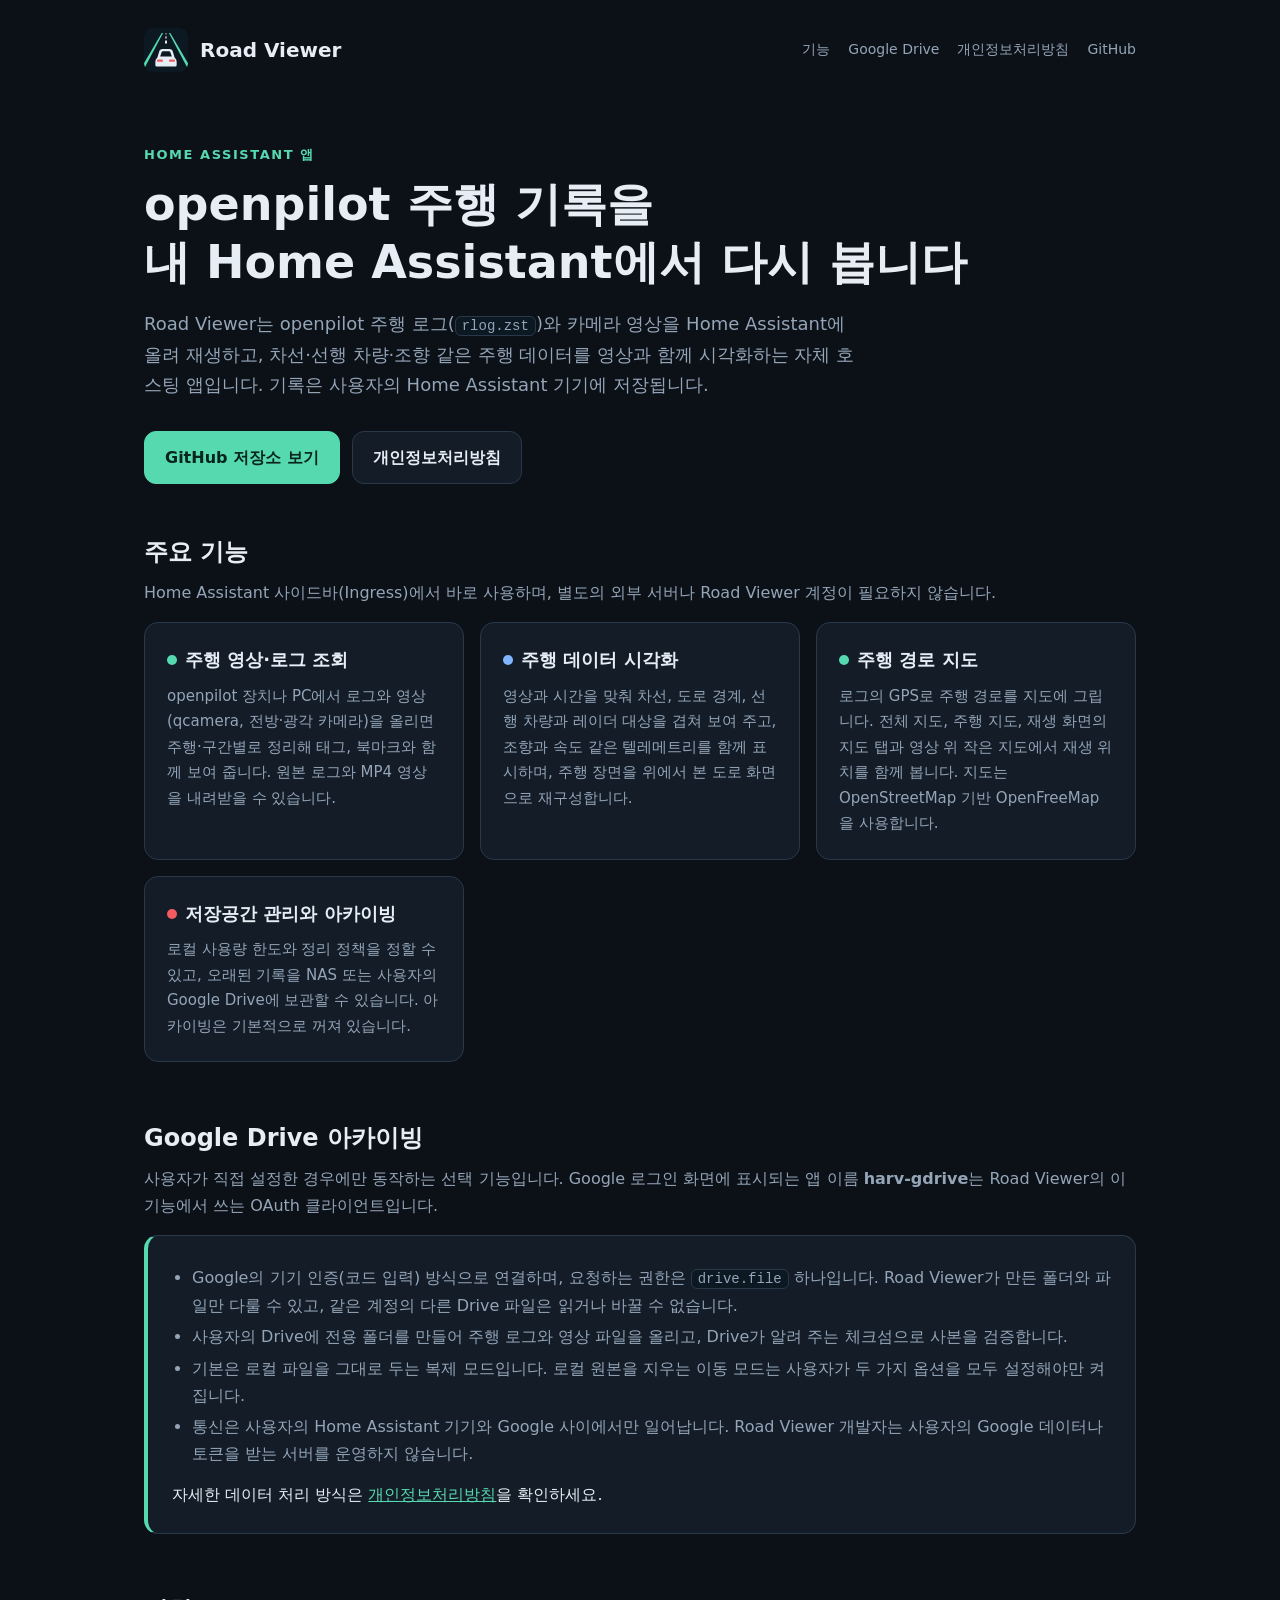
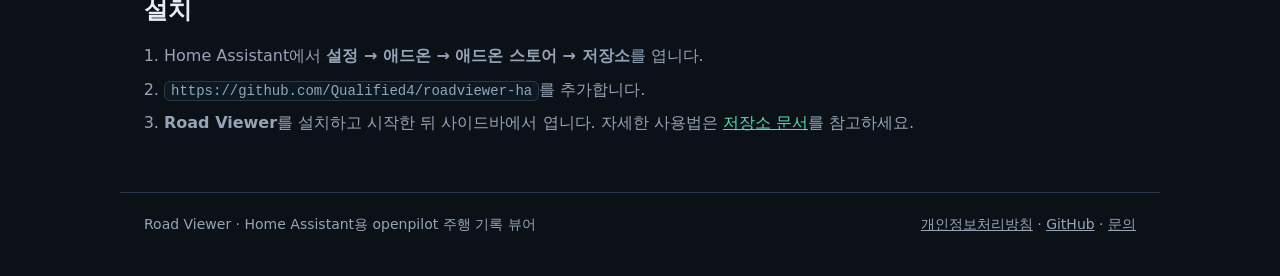
<file: docs/index.html>
<!doctype html>
<html lang="ko">
<head>
<meta charset="utf-8">
<meta name="viewport" content="width=device-width,initial-scale=1">
<title>Road Viewer — Home Assistant용 openpilot 주행 기록 뷰어</title>
<meta name="description" content="Road Viewer는 Home Assistant에서 openpilot 주행 영상과 로그를 조회하고 주행 데이터를 시각화하며, 선택적으로 Google Drive에 보관하는 자체 호스팅 앱입니다.">
<link rel="icon" href="data:image/svg+xml,%3Csvg xmlns='http://www.w3.org/2000/svg' viewBox='0 0 256 256'%3E%3Crect width='256' height='256' rx='52' fill='%230c1822'/%3E%3Cpath d='M0 205 103 29h8L0 239Zm256 0L153 29h-8l111 210Z' fill='%2357d9b0'/%3E%3Cpath d='m78 171 10-33q4-16 20-16h40q16 0 20 16l10 33q12 10 12 24v21q0 8-8 8H74q-8 0-8-8v-21q0-14 12-24Z' fill='%23e6edf5'/%3E%3C/svg%3E">
<style>
:root{color-scheme:dark;--bg:#0c1118;--panel:#131c27;--text:#e6edf5;--muted:#94a5b8;--line:#29394a;--lane:#57d9b0;--edge:#f45b60;--lead:#81b5ff}
*{box-sizing:border-box}
body{margin:0;background:var(--bg);color:var(--text);font:16px/1.7 system-ui,-apple-system,"Segoe UI","Apple SD Gothic Neo","Malgun Gothic",sans-serif}
a{color:var(--lane)}
main,header,footer{max-width:1040px;margin:auto;padding:0 24px}
header{display:flex;align-items:center;justify-content:space-between;flex-wrap:wrap;gap:16px;padding-top:28px}
.brand{display:flex;align-items:center;gap:12px;color:var(--text);text-decoration:none;font-weight:700;font-size:20px}
.brand svg{width:44px;height:44px;flex-shrink:0}
nav{display:flex;flex-wrap:wrap;gap:18px;font-size:14px}
nav a{color:var(--muted);text-decoration:none}
nav a:hover{color:var(--text)}
.hero{padding:72px 0 48px}
.eyebrow{color:var(--lane);font-size:13px;font-weight:700;letter-spacing:.12em}
h1{font-size:clamp(30px,5vw,46px);line-height:1.25;margin:10px 0 18px}
.lead{color:var(--muted);font-size:18px;max-width:720px;margin:0}
.actions{display:flex;flex-wrap:wrap;gap:12px;margin-top:30px}
.button{display:inline-block;padding:12px 20px;border-radius:12px;text-decoration:none;font-weight:600;border:1px solid var(--line);color:var(--text);background:var(--panel)}
.button.primary{background:var(--lane);border-color:var(--lane);color:#08251d}
.grid{display:grid;grid-template-columns:repeat(auto-fit,minmax(280px,1fr));gap:16px;margin:16px 0 56px}
.card{background:var(--panel);border:1px solid var(--line);border-radius:14px;padding:22px}
.card h3{margin:0 0 8px;font-size:18px}
.card p{margin:0;color:var(--muted);font-size:15px}
.dot{display:inline-block;width:10px;height:10px;border-radius:50%;margin-right:8px;vertical-align:1px}
section h2{font-size:24px;margin:0 0 6px}
section>p{color:var(--muted);margin:0 0 4px}
.drive{background:var(--panel);border:1px solid var(--line);border-left:4px solid var(--lane);border-radius:14px;padding:24px;margin:16px 0 56px}
.drive ul{margin:0;padding-left:20px;color:var(--muted)}
.drive li{margin:4px 0}
.drive p{margin:14px 0 0}
code{background:#0c1822;border:1px solid var(--line);border-radius:6px;padding:1px 6px;font-size:14px}
ol.steps{color:var(--muted);padding-left:20px;margin:12px 0 56px}
ol.steps li{margin:6px 0}
footer{border-top:1px solid var(--line);padding-top:20px;padding-bottom:40px;color:var(--muted);font-size:14px;display:flex;flex-wrap:wrap;gap:8px 20px;justify-content:space-between}
footer a{color:var(--muted)}
</style>
</head>
<body>
<header>
 <a class="brand" href="./">
  <svg viewBox="0 0 256 256" aria-hidden="true"><defs><clipPath id="tile"><rect width="256" height="256" rx="52"/></clipPath></defs><g clip-path="url(#tile)"><rect width="256" height="256" fill="#0c1822"/><path d="M0 205 103 29h8L0 239Zm256 0L153 29h-8l111 210Z" fill="#57d9b0"/><path d="m126 29-.5 9h5l-.5-9Zm-1 19-1 13h8l-1-13Zm-2 25-1 17h12l-1-17Z" fill="#e6edf5"/><path d="m78 171 10-33q4-16 20-16h40q16 0 20 16l10 33q12 10 12 24v21q0 8-8 8H74q-8 0-8-8v-21q0-14 12-24Z" fill="#e6edf5"/><path d="m94 166 9-26q2-5 7-5h36q5 0 7 5l9 26Z" fill="#0c1822"/><rect x="76" y="183" width="34" height="14" rx="5" fill="#f45b60"/><rect x="146" y="183" width="34" height="14" rx="5" fill="#f45b60"/></g></svg>
  Road Viewer
 </a>
 <nav aria-label="주요 링크"><a href="#features">기능</a><a href="#google-drive">Google Drive</a><a href="privacy.html">개인정보처리방침</a><a href="https://github.com/Qualified4/roadviewer-ha">GitHub</a></nav>
</header>
<main>
 <section class="hero">
  <div class="eyebrow">HOME ASSISTANT 앱</div>
  <h1>openpilot 주행 기록을<br>내 Home Assistant에서 다시 봅니다</h1>
  <p class="lead">Road Viewer는 openpilot 주행 로그(<code>rlog.zst</code>)와 카메라 영상을 Home Assistant에 올려 재생하고, 차선·선행 차량·조향 같은 주행 데이터를 영상과 함께 시각화하는 자체 호스팅 앱입니다. 기록은 사용자의 Home Assistant 기기에 저장됩니다.</p>
  <div class="actions"><a class="button primary" href="https://github.com/Qualified4/roadviewer-ha">GitHub 저장소 보기</a><a class="button" href="privacy.html">개인정보처리방침</a></div>
 </section>

 <section id="features">
  <h2>주요 기능</h2>
  <p>Home Assistant 사이드바(Ingress)에서 바로 사용하며, 별도의 외부 서버나 Road Viewer 계정이 필요하지 않습니다.</p>
  <div class="grid">
   <article class="card"><h3><span class="dot" style="background:var(--lane)"></span>주행 영상·로그 조회</h3><p>openpilot 장치나 PC에서 로그와 영상(qcamera, 전방·광각 카메라)을 올리면 주행·구간별로 정리해 태그, 북마크와 함께 보여 줍니다. 원본 로그와 MP4 영상을 내려받을 수 있습니다.</p></article>
   <article class="card"><h3><span class="dot" style="background:var(--lead)"></span>주행 데이터 시각화</h3><p>영상과 시간을 맞춰 차선, 도로 경계, 선행 차량과 레이더 대상을 겹쳐 보여 주고, 조향과 속도 같은 텔레메트리를 함께 표시하며, 주행 장면을 위에서 본 도로 화면으로 재구성합니다.</p></article>
   <article class="card"><h3><span class="dot" style="background:var(--lane)"></span>주행 경로 지도</h3><p>로그의 GPS로 주행 경로를 지도에 그립니다. 전체 지도, 주행 지도, 재생 화면의 지도 탭과 영상 위 작은 지도에서 재생 위치를 함께 봅니다. 지도는 OpenStreetMap 기반 OpenFreeMap을 사용합니다.</p></article>
   <article class="card"><h3><span class="dot" style="background:var(--edge)"></span>저장공간 관리와 아카이빙</h3><p>로컬 사용량 한도와 정리 정책을 정할 수 있고, 오래된 기록을 NAS 또는 사용자의 Google Drive에 보관할 수 있습니다. 아카이빙은 기본적으로 꺼져 있습니다.</p></article>
  </div>
 </section>

 <section id="google-drive">
  <h2>Google Drive 아카이빙</h2>
  <p>사용자가 직접 설정한 경우에만 동작하는 선택 기능입니다. Google 로그인 화면에 표시되는 앱 이름 <strong>harv-gdrive</strong>는 Road Viewer의 이 기능에서 쓰는 OAuth 클라이언트입니다.</p>
  <div class="drive">
   <ul>
    <li>Google의 기기 인증(코드 입력) 방식으로 연결하며, 요청하는 권한은 <code>drive.file</code> 하나입니다. Road Viewer가 만든 폴더와 파일만 다룰 수 있고, 같은 계정의 다른 Drive 파일은 읽거나 바꿀 수 없습니다.</li>
    <li>사용자의 Drive에 전용 폴더를 만들어 주행 로그와 영상 파일을 올리고, Drive가 알려 주는 체크섬으로 사본을 검증합니다.</li>
    <li>기본은 로컬 파일을 그대로 두는 복제 모드입니다. 로컬 원본을 지우는 이동 모드는 사용자가 두 가지 옵션을 모두 설정해야만 켜집니다.</li>
    <li>통신은 사용자의 Home Assistant 기기와 Google 사이에서만 일어납니다. Road Viewer 개발자는 사용자의 Google 데이터나 토큰을 받는 서버를 운영하지 않습니다.</li>
   </ul>
   <p>자세한 데이터 처리 방식은 <a href="privacy.html">개인정보처리방침</a>을 확인하세요.</p>
  </div>
 </section>

 <section id="install">
  <h2>설치</h2>
  <ol class="steps">
   <li>Home Assistant에서 <strong>설정 → 애드온 → 애드온 스토어 → 저장소</strong>를 엽니다.</li>
   <li><code>https://github.com/Qualified4/roadviewer-ha</code>를 추가합니다.</li>
   <li><strong>Road Viewer</strong>를 설치하고 시작한 뒤 사이드바에서 엽니다. 자세한 사용법은 <a href="https://github.com/Qualified4/roadviewer-ha">저장소 문서</a>를 참고하세요.</li>
  </ol>
 </section>
</main>
<footer>
 <span>Road Viewer · Home Assistant용 openpilot 주행 기록 뷰어</span>
 <span><a href="privacy.html">개인정보처리방침</a> · <a href="https://github.com/Qualified4/roadviewer-ha">GitHub</a> · <a href="https://github.com/Qualified4/roadviewer-ha/issues">문의</a></span>
</footer>
</body>
</html>
</file>
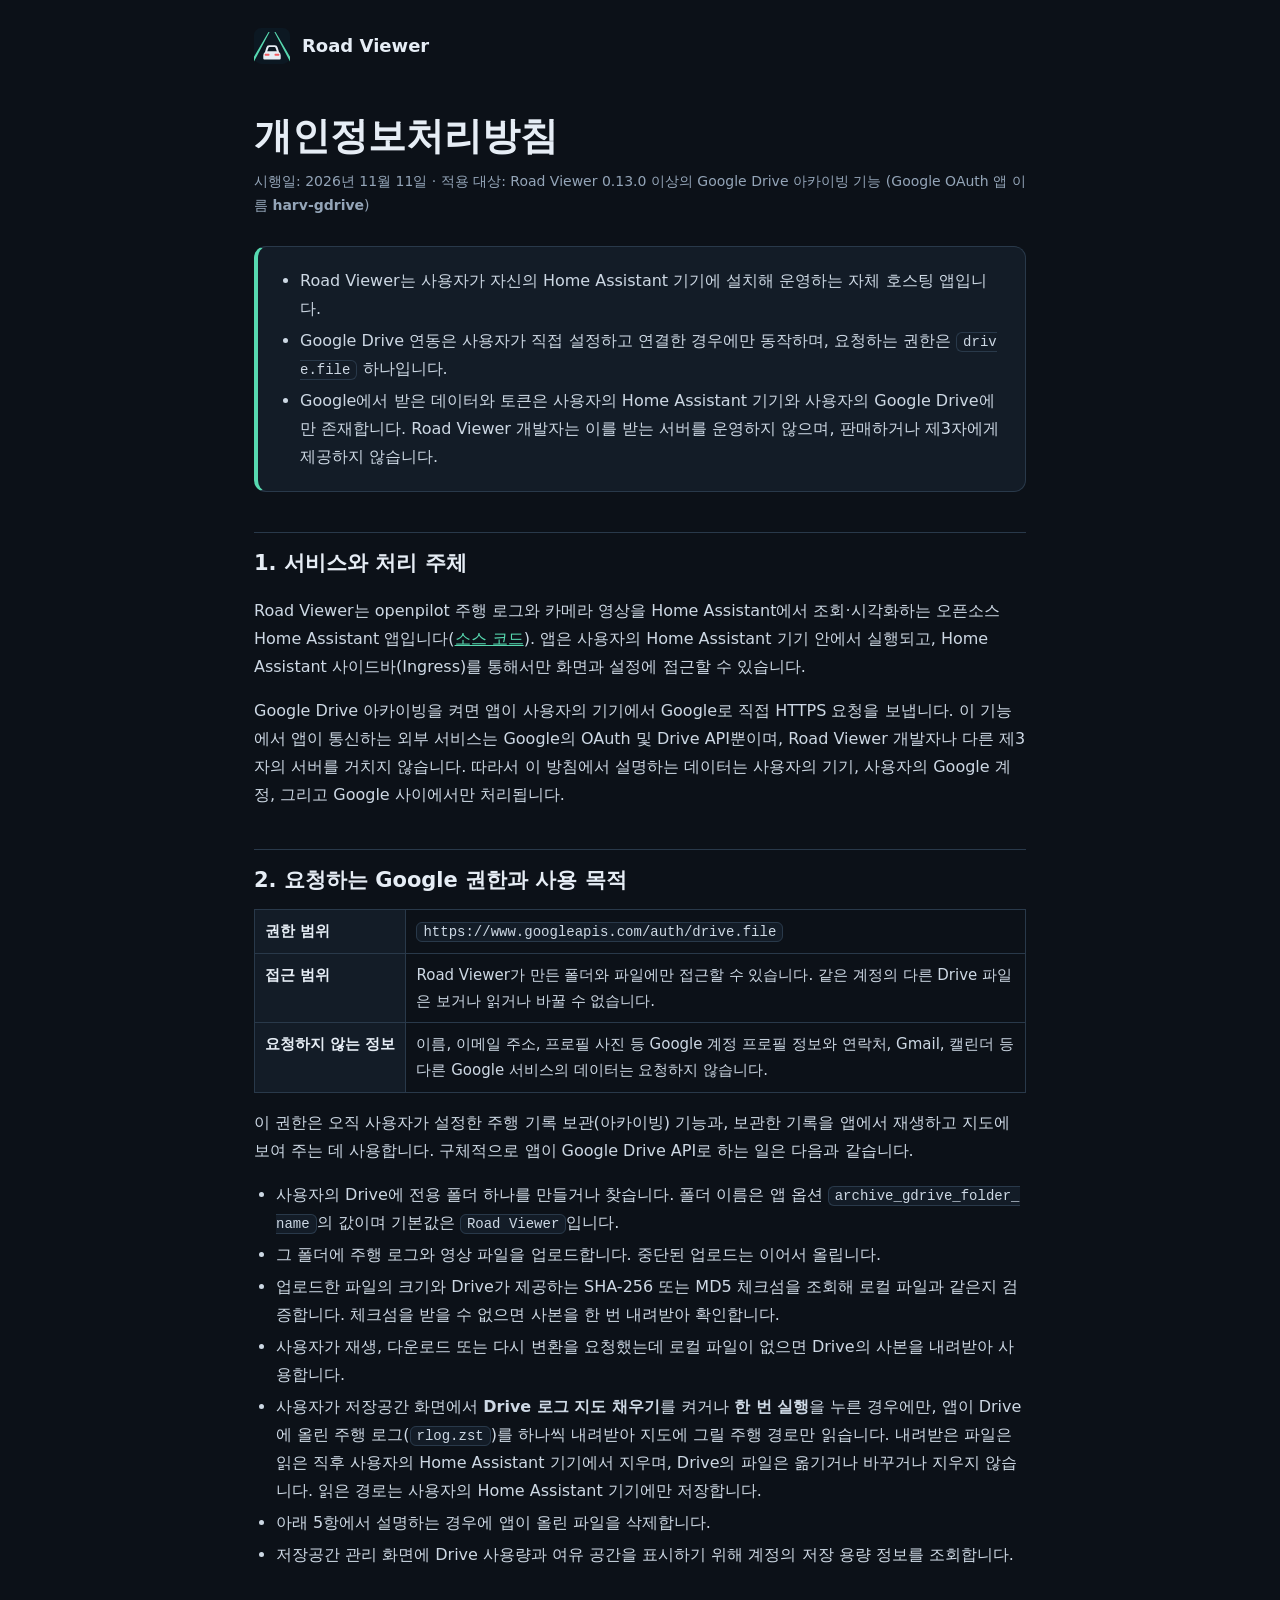
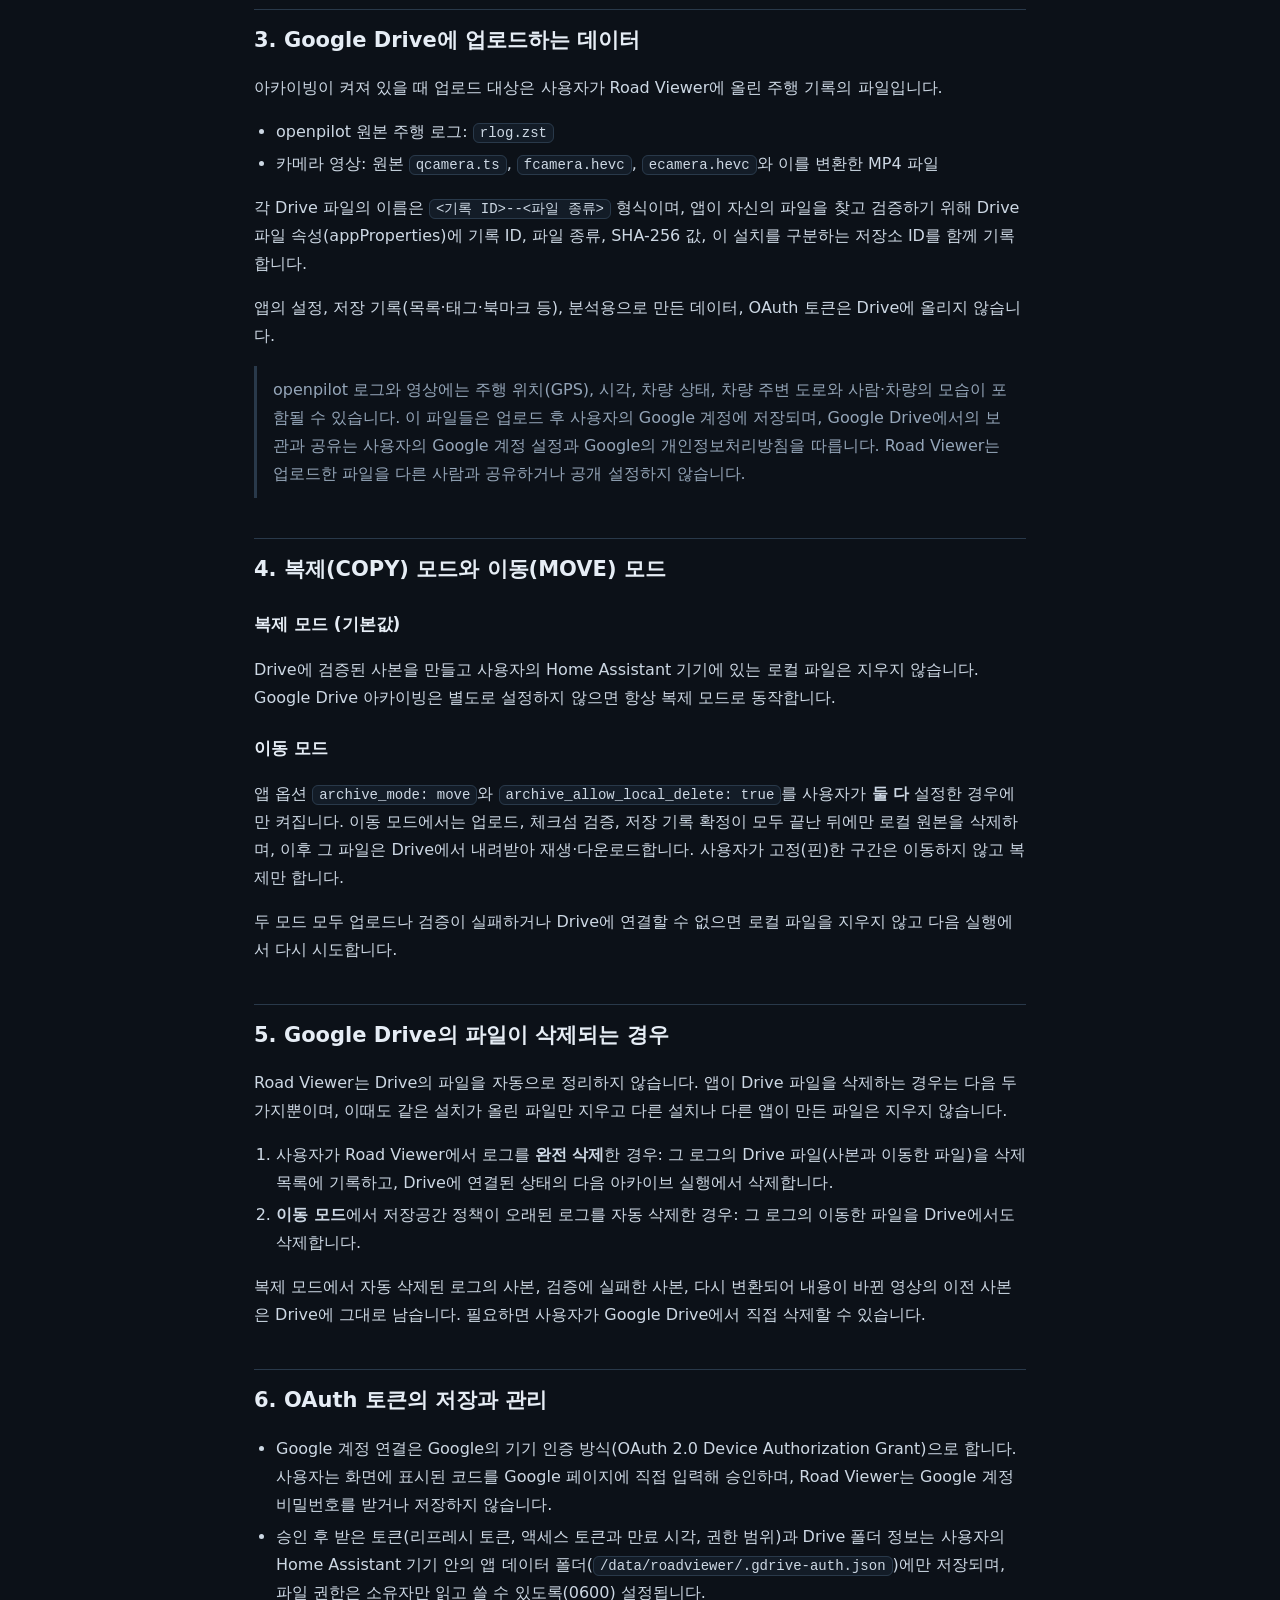
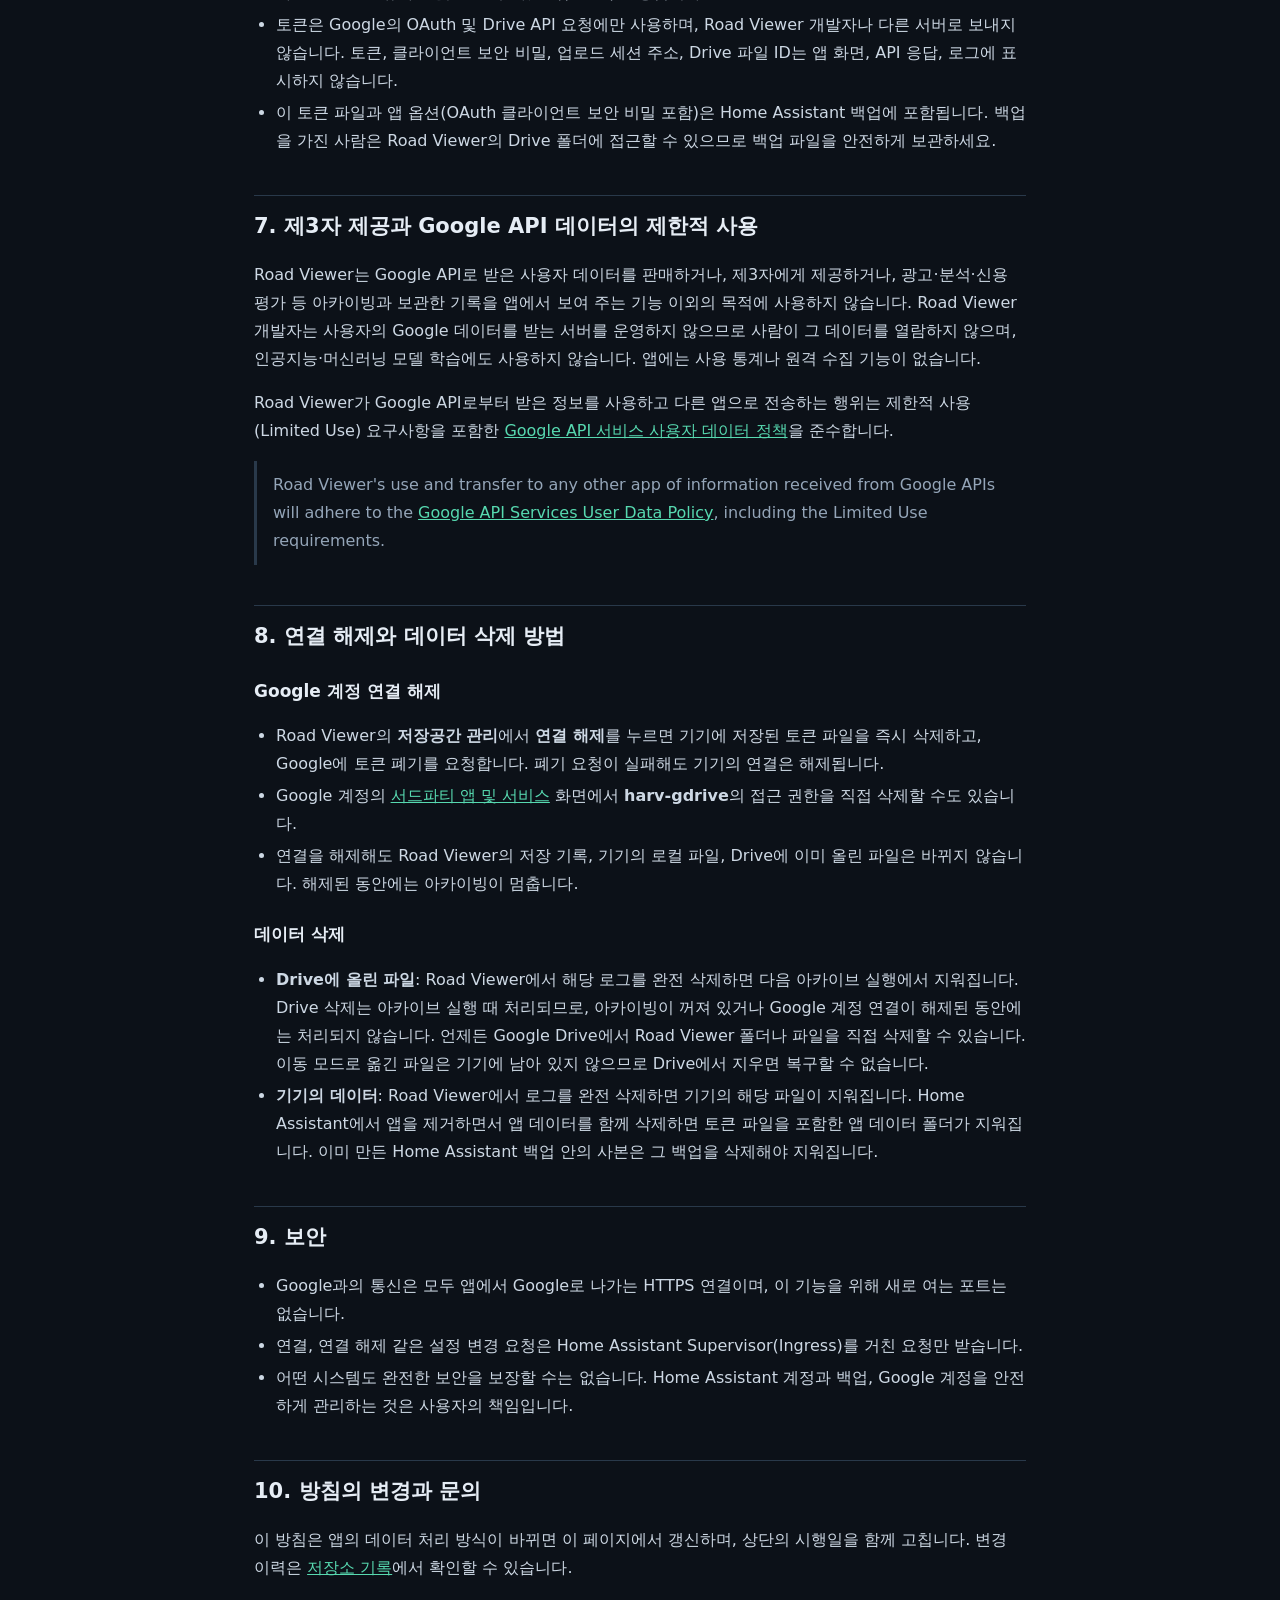
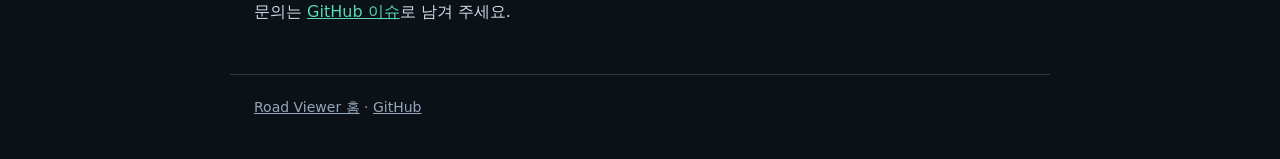
<file: docs/privacy.html>
<!doctype html>
<html lang="ko">
<head>
<meta charset="utf-8">
<meta name="viewport" content="width=device-width,initial-scale=1">
<title>개인정보처리방침 — Road Viewer</title>
<meta name="description" content="Road Viewer의 Google Drive 아카이빙 기능(OAuth 앱 harv-gdrive)이 Google 사용자 데이터를 처리하는 방식">
<link rel="icon" href="data:image/svg+xml,%3Csvg xmlns='http://www.w3.org/2000/svg' viewBox='0 0 256 256'%3E%3Crect width='256' height='256' rx='52' fill='%230c1822'/%3E%3Cpath d='M0 205 103 29h8L0 239Zm256 0L153 29h-8l111 210Z' fill='%2357d9b0'/%3E%3Cpath d='m78 171 10-33q4-16 20-16h40q16 0 20 16l10 33q12 10 12 24v21q0 8-8 8H74q-8 0-8-8v-21q0-14 12-24Z' fill='%23e6edf5'/%3E%3C/svg%3E">
<style>
:root{color-scheme:dark;--bg:#0c1118;--panel:#131c27;--text:#e6edf5;--muted:#94a5b8;--line:#29394a;--lane:#57d9b0}
*{box-sizing:border-box}
body{margin:0;background:var(--bg);color:var(--text);font:16px/1.75 system-ui,-apple-system,"Segoe UI","Apple SD Gothic Neo","Malgun Gothic",sans-serif}
a{color:var(--lane)}
header,main,footer{max-width:820px;margin:auto;padding:0 24px}
header{padding-top:28px}
.brand{display:inline-flex;align-items:center;gap:12px;color:var(--text);text-decoration:none;font-weight:700;font-size:18px}
.brand svg{width:36px;height:36px}
h1{font-size:clamp(28px,4.5vw,38px);line-height:1.25;margin:40px 0 8px}
.meta{color:var(--muted);font-size:14px;margin:0 0 28px}
h2{font-size:21px;margin:40px 0 10px;padding-top:12px;border-top:1px solid var(--line)}
h3{font-size:17px;margin:22px 0 6px}
p,li{color:#cdd8e4}
ul,ol{padding-left:22px}
li{margin:4px 0}
code{background:var(--panel);border:1px solid var(--line);border-radius:6px;padding:1px 6px;font-size:14px;word-break:break-all}
.summary{background:var(--panel);border:1px solid var(--line);border-left:4px solid var(--lane);border-radius:12px;padding:16px 20px}
.summary ul{margin:0}
table{width:100%;border-collapse:collapse;margin:10px 0;font-size:15px}
th,td{border:1px solid var(--line);padding:8px 10px;text-align:left;vertical-align:top}
th{background:var(--panel);color:var(--text);white-space:nowrap}
td{color:#cdd8e4}
blockquote{margin:12px 0;padding:10px 16px;border-left:3px solid var(--line);color:var(--muted)}
footer{border-top:1px solid var(--line);margin-top:48px;padding-top:20px;padding-bottom:40px;color:var(--muted);font-size:14px}
footer a{color:var(--muted)}
</style>
</head>
<body>
<header>
 <a class="brand" href="./">
  <svg viewBox="0 0 256 256" aria-hidden="true"><rect width="256" height="256" rx="52" fill="#0c1822"/><path d="M0 205 103 29h8L0 239Zm256 0L153 29h-8l111 210Z" fill="#57d9b0"/><path d="m78 171 10-33q4-16 20-16h40q16 0 20 16l10 33q12 10 12 24v21q0 8-8 8H74q-8 0-8-8v-21q0-14 12-24Z" fill="#e6edf5"/><path d="m94 166 9-26q2-5 7-5h36q5 0 7 5l9 26Z" fill="#0c1822"/><rect x="76" y="183" width="34" height="14" rx="5" fill="#f45b60"/><rect x="146" y="183" width="34" height="14" rx="5" fill="#f45b60"/></svg>
  Road Viewer
 </a>
</header>
<main>
 <h1>개인정보처리방침</h1>
 <p class="meta">시행일: 2026년 11월 11일 · 적용 대상: Road Viewer 0.13.0 이상의 Google Drive 아카이빙 기능 (Google OAuth 앱 이름 <strong>harv-gdrive</strong>)</p>

 <div class="summary">
  <ul>
   <li>Road Viewer는 사용자가 자신의 Home Assistant 기기에 설치해 운영하는 자체 호스팅 앱입니다.</li>
   <li>Google Drive 연동은 사용자가 직접 설정하고 연결한 경우에만 동작하며, 요청하는 권한은 <code>drive.file</code> 하나입니다.</li>
   <li>Google에서 받은 데이터와 토큰은 사용자의 Home Assistant 기기와 사용자의 Google Drive에만 존재합니다. Road Viewer 개발자는 이를 받는 서버를 운영하지 않으며, 판매하거나 제3자에게 제공하지 않습니다.</li>
  </ul>
 </div>

 <h2>1. 서비스와 처리 주체</h2>
 <p>Road Viewer는 openpilot 주행 로그와 카메라 영상을 Home Assistant에서 조회·시각화하는 오픈소스 Home Assistant 앱입니다(<a href="https://github.com/Qualified4/roadviewer-ha">소스 코드</a>). 앱은 사용자의 Home Assistant 기기 안에서 실행되고, Home Assistant 사이드바(Ingress)를 통해서만 화면과 설정에 접근할 수 있습니다.</p>
 <p>Google Drive 아카이빙을 켜면 앱이 사용자의 기기에서 Google로 직접 HTTPS 요청을 보냅니다. 이 기능에서 앱이 통신하는 외부 서비스는 Google의 OAuth 및 Drive API뿐이며, Road Viewer 개발자나 다른 제3자의 서버를 거치지 않습니다. 따라서 이 방침에서 설명하는 데이터는 사용자의 기기, 사용자의 Google 계정, 그리고 Google 사이에서만 처리됩니다.</p>

 <h2>2. 요청하는 Google 권한과 사용 목적</h2>
 <table>
  <tr><th>권한 범위</th><td><code>https://www.googleapis.com/auth/drive.file</code></td></tr>
  <tr><th>접근 범위</th><td>Road Viewer가 만든 폴더와 파일에만 접근할 수 있습니다. 같은 계정의 다른 Drive 파일은 보거나 읽거나 바꿀 수 없습니다.</td></tr>
  <tr><th>요청하지 않는 정보</th><td>이름, 이메일 주소, 프로필 사진 등 Google 계정 프로필 정보와 연락처, Gmail, 캘린더 등 다른 Google 서비스의 데이터는 요청하지 않습니다.</td></tr>
 </table>
 <p>이 권한은 오직 사용자가 설정한 주행 기록 보관(아카이빙) 기능과, 보관한 기록을 앱에서 재생하고 지도에 보여 주는 데 사용합니다. 구체적으로 앱이 Google Drive API로 하는 일은 다음과 같습니다.</p>
 <ul>
  <li>사용자의 Drive에 전용 폴더 하나를 만들거나 찾습니다. 폴더 이름은 앱 옵션 <code>archive_gdrive_folder_name</code>의 값이며 기본값은 <code>Road Viewer</code>입니다.</li>
  <li>그 폴더에 주행 로그와 영상 파일을 업로드합니다. 중단된 업로드는 이어서 올립니다.</li>
  <li>업로드한 파일의 크기와 Drive가 제공하는 SHA-256 또는 MD5 체크섬을 조회해 로컬 파일과 같은지 검증합니다. 체크섬을 받을 수 없으면 사본을 한 번 내려받아 확인합니다.</li>
  <li>사용자가 재생, 다운로드 또는 다시 변환을 요청했는데 로컬 파일이 없으면 Drive의 사본을 내려받아 사용합니다.</li>
  <li>사용자가 저장공간 화면에서 <strong>Drive 로그 지도 채우기</strong>를 켜거나 <strong>한 번 실행</strong>을 누른 경우에만, 앱이 Drive에 올린 주행 로그(<code>rlog.zst</code>)를 하나씩 내려받아 지도에 그릴 주행 경로만 읽습니다. 내려받은 파일은 읽은 직후 사용자의 Home Assistant 기기에서 지우며, Drive의 파일은 옮기거나 바꾸거나 지우지 않습니다. 읽은 경로는 사용자의 Home Assistant 기기에만 저장합니다.</li>
  <li>아래 5항에서 설명하는 경우에 앱이 올린 파일을 삭제합니다.</li>
  <li>저장공간 관리 화면에 Drive 사용량과 여유 공간을 표시하기 위해 계정의 저장 용량 정보를 조회합니다.</li>
 </ul>

 <h2>3. Google Drive에 업로드하는 데이터</h2>
 <p>아카이빙이 켜져 있을 때 업로드 대상은 사용자가 Road Viewer에 올린 주행 기록의 파일입니다.</p>
 <ul>
  <li>openpilot 원본 주행 로그: <code>rlog.zst</code></li>
  <li>카메라 영상: 원본 <code>qcamera.ts</code>, <code>fcamera.hevc</code>, <code>ecamera.hevc</code>와 이를 변환한 MP4 파일</li>
 </ul>
 <p>각 Drive 파일의 이름은 <code>&lt;기록 ID&gt;--&lt;파일 종류&gt;</code> 형식이며, 앱이 자신의 파일을 찾고 검증하기 위해 Drive 파일 속성(appProperties)에 기록 ID, 파일 종류, SHA-256 값, 이 설치를 구분하는 저장소 ID를 함께 기록합니다.</p>
 <p>앱의 설정, 저장 기록(목록·태그·북마크 등), 분석용으로 만든 데이터, OAuth 토큰은 Drive에 올리지 않습니다.</p>
 <blockquote>openpilot 로그와 영상에는 주행 위치(GPS), 시각, 차량 상태, 차량 주변 도로와 사람·차량의 모습이 포함될 수 있습니다. 이 파일들은 업로드 후 사용자의 Google 계정에 저장되며, Google Drive에서의 보관과 공유는 사용자의 Google 계정 설정과 Google의 개인정보처리방침을 따릅니다. Road Viewer는 업로드한 파일을 다른 사람과 공유하거나 공개 설정하지 않습니다.</blockquote>

 <h2>4. 복제(COPY) 모드와 이동(MOVE) 모드</h2>
 <h3>복제 모드 (기본값)</h3>
 <p>Drive에 검증된 사본을 만들고 사용자의 Home Assistant 기기에 있는 로컬 파일은 지우지 않습니다. Google Drive 아카이빙은 별도로 설정하지 않으면 항상 복제 모드로 동작합니다.</p>
 <h3>이동 모드</h3>
 <p>앱 옵션 <code>archive_mode: move</code>와 <code>archive_allow_local_delete: true</code>를 사용자가 <strong>둘 다</strong> 설정한 경우에만 켜집니다. 이동 모드에서는 업로드, 체크섬 검증, 저장 기록 확정이 모두 끝난 뒤에만 로컬 원본을 삭제하며, 이후 그 파일은 Drive에서 내려받아 재생·다운로드합니다. 사용자가 고정(핀)한 구간은 이동하지 않고 복제만 합니다.</p>
 <p>두 모드 모두 업로드나 검증이 실패하거나 Drive에 연결할 수 없으면 로컬 파일을 지우지 않고 다음 실행에서 다시 시도합니다.</p>

 <h2>5. Google Drive의 파일이 삭제되는 경우</h2>
 <p>Road Viewer는 Drive의 파일을 자동으로 정리하지 않습니다. 앱이 Drive 파일을 삭제하는 경우는 다음 두 가지뿐이며, 이때도 같은 설치가 올린 파일만 지우고 다른 설치나 다른 앱이 만든 파일은 지우지 않습니다.</p>
 <ol>
  <li>사용자가 Road Viewer에서 로그를 <strong>완전 삭제</strong>한 경우: 그 로그의 Drive 파일(사본과 이동한 파일)을 삭제 목록에 기록하고, Drive에 연결된 상태의 다음 아카이브 실행에서 삭제합니다.</li>
  <li><strong>이동 모드</strong>에서 저장공간 정책이 오래된 로그를 자동 삭제한 경우: 그 로그의 이동한 파일을 Drive에서도 삭제합니다.</li>
 </ol>
 <p>복제 모드에서 자동 삭제된 로그의 사본, 검증에 실패한 사본, 다시 변환되어 내용이 바뀐 영상의 이전 사본은 Drive에 그대로 남습니다. 필요하면 사용자가 Google Drive에서 직접 삭제할 수 있습니다.</p>

 <h2>6. OAuth 토큰의 저장과 관리</h2>
 <ul>
  <li>Google 계정 연결은 Google의 기기 인증 방식(OAuth 2.0 Device Authorization Grant)으로 합니다. 사용자는 화면에 표시된 코드를 Google 페이지에 직접 입력해 승인하며, Road Viewer는 Google 계정 비밀번호를 받거나 저장하지 않습니다.</li>
  <li>승인 후 받은 토큰(리프레시 토큰, 액세스 토큰과 만료 시각, 권한 범위)과 Drive 폴더 정보는 사용자의 Home Assistant 기기 안의 앱 데이터 폴더(<code>/data/roadviewer/.gdrive-auth.json</code>)에만 저장되며, 파일 권한은 소유자만 읽고 쓸 수 있도록(0600) 설정됩니다.</li>
  <li>토큰은 Google의 OAuth 및 Drive API 요청에만 사용하며, Road Viewer 개발자나 다른 서버로 보내지 않습니다. 토큰, 클라이언트 보안 비밀, 업로드 세션 주소, Drive 파일 ID는 앱 화면, API 응답, 로그에 표시하지 않습니다.</li>
  <li>이 토큰 파일과 앱 옵션(OAuth 클라이언트 보안 비밀 포함)은 Home Assistant 백업에 포함됩니다. 백업을 가진 사람은 Road Viewer의 Drive 폴더에 접근할 수 있으므로 백업 파일을 안전하게 보관하세요.</li>
 </ul>

 <h2>7. 제3자 제공과 Google API 데이터의 제한적 사용</h2>
 <p>Road Viewer는 Google API로 받은 사용자 데이터를 판매하거나, 제3자에게 제공하거나, 광고·분석·신용 평가 등 아카이빙과 보관한 기록을 앱에서 보여 주는 기능 이외의 목적에 사용하지 않습니다. Road Viewer 개발자는 사용자의 Google 데이터를 받는 서버를 운영하지 않으므로 사람이 그 데이터를 열람하지 않으며, 인공지능·머신러닝 모델 학습에도 사용하지 않습니다. 앱에는 사용 통계나 원격 수집 기능이 없습니다.</p>
 <p>Road Viewer가 Google API로부터 받은 정보를 사용하고 다른 앱으로 전송하는 행위는 제한적 사용(Limited Use) 요구사항을 포함한 <a href="https://developers.google.com/terms/api-services-user-data-policy">Google API 서비스 사용자 데이터 정책</a>을 준수합니다.</p>
 <blockquote lang="en">Road Viewer's use and transfer to any other app of information received from Google APIs will adhere to the <a href="https://developers.google.com/terms/api-services-user-data-policy">Google API Services User Data Policy</a>, including the Limited Use requirements.</blockquote>

 <h2>8. 연결 해제와 데이터 삭제 방법</h2>
 <h3>Google 계정 연결 해제</h3>
 <ul>
  <li>Road Viewer의 <strong>저장공간 관리</strong>에서 <strong>연결 해제</strong>를 누르면 기기에 저장된 토큰 파일을 즉시 삭제하고, Google에 토큰 폐기를 요청합니다. 폐기 요청이 실패해도 기기의 연결은 해제됩니다.</li>
  <li>Google 계정의 <a href="https://myaccount.google.com/connections">서드파티 앱 및 서비스</a> 화면에서 <strong>harv-gdrive</strong>의 접근 권한을 직접 삭제할 수도 있습니다.</li>
  <li>연결을 해제해도 Road Viewer의 저장 기록, 기기의 로컬 파일, Drive에 이미 올린 파일은 바뀌지 않습니다. 해제된 동안에는 아카이빙이 멈춥니다.</li>
 </ul>
 <h3>데이터 삭제</h3>
 <ul>
  <li><strong>Drive에 올린 파일</strong>: Road Viewer에서 해당 로그를 완전 삭제하면 다음 아카이브 실행에서 지워집니다. Drive 삭제는 아카이브 실행 때 처리되므로, 아카이빙이 꺼져 있거나 Google 계정 연결이 해제된 동안에는 처리되지 않습니다. 언제든 Google Drive에서 Road Viewer 폴더나 파일을 직접 삭제할 수 있습니다. 이동 모드로 옮긴 파일은 기기에 남아 있지 않으므로 Drive에서 지우면 복구할 수 없습니다.</li>
  <li><strong>기기의 데이터</strong>: Road Viewer에서 로그를 완전 삭제하면 기기의 해당 파일이 지워집니다. Home Assistant에서 앱을 제거하면서 앱 데이터를 함께 삭제하면 토큰 파일을 포함한 앱 데이터 폴더가 지워집니다. 이미 만든 Home Assistant 백업 안의 사본은 그 백업을 삭제해야 지워집니다.</li>
 </ul>

 <h2>9. 보안</h2>
 <ul>
  <li>Google과의 통신은 모두 앱에서 Google로 나가는 HTTPS 연결이며, 이 기능을 위해 새로 여는 포트는 없습니다.</li>
  <li>연결, 연결 해제 같은 설정 변경 요청은 Home Assistant Supervisor(Ingress)를 거친 요청만 받습니다.</li>
  <li>어떤 시스템도 완전한 보안을 보장할 수는 없습니다. Home Assistant 계정과 백업, Google 계정을 안전하게 관리하는 것은 사용자의 책임입니다.</li>
 </ul>

 <h2>10. 방침의 변경과 문의</h2>
 <p>이 방침은 앱의 데이터 처리 방식이 바뀌면 이 페이지에서 갱신하며, 상단의 시행일을 함께 고칩니다. 변경 이력은 <a href="https://github.com/Qualified4/roadviewer-ha/commits/main/docs/privacy.html">저장소 기록</a>에서 확인할 수 있습니다.</p>
 <p>문의는 <a href="https://github.com/Qualified4/roadviewer-ha/issues">GitHub 이슈</a>로 남겨 주세요.</p>
</main>
<footer>
 <a href="./">Road Viewer 홈</a> · <a href="https://github.com/Qualified4/roadviewer-ha">GitHub</a>
</footer>
</body>
</html>
</file>
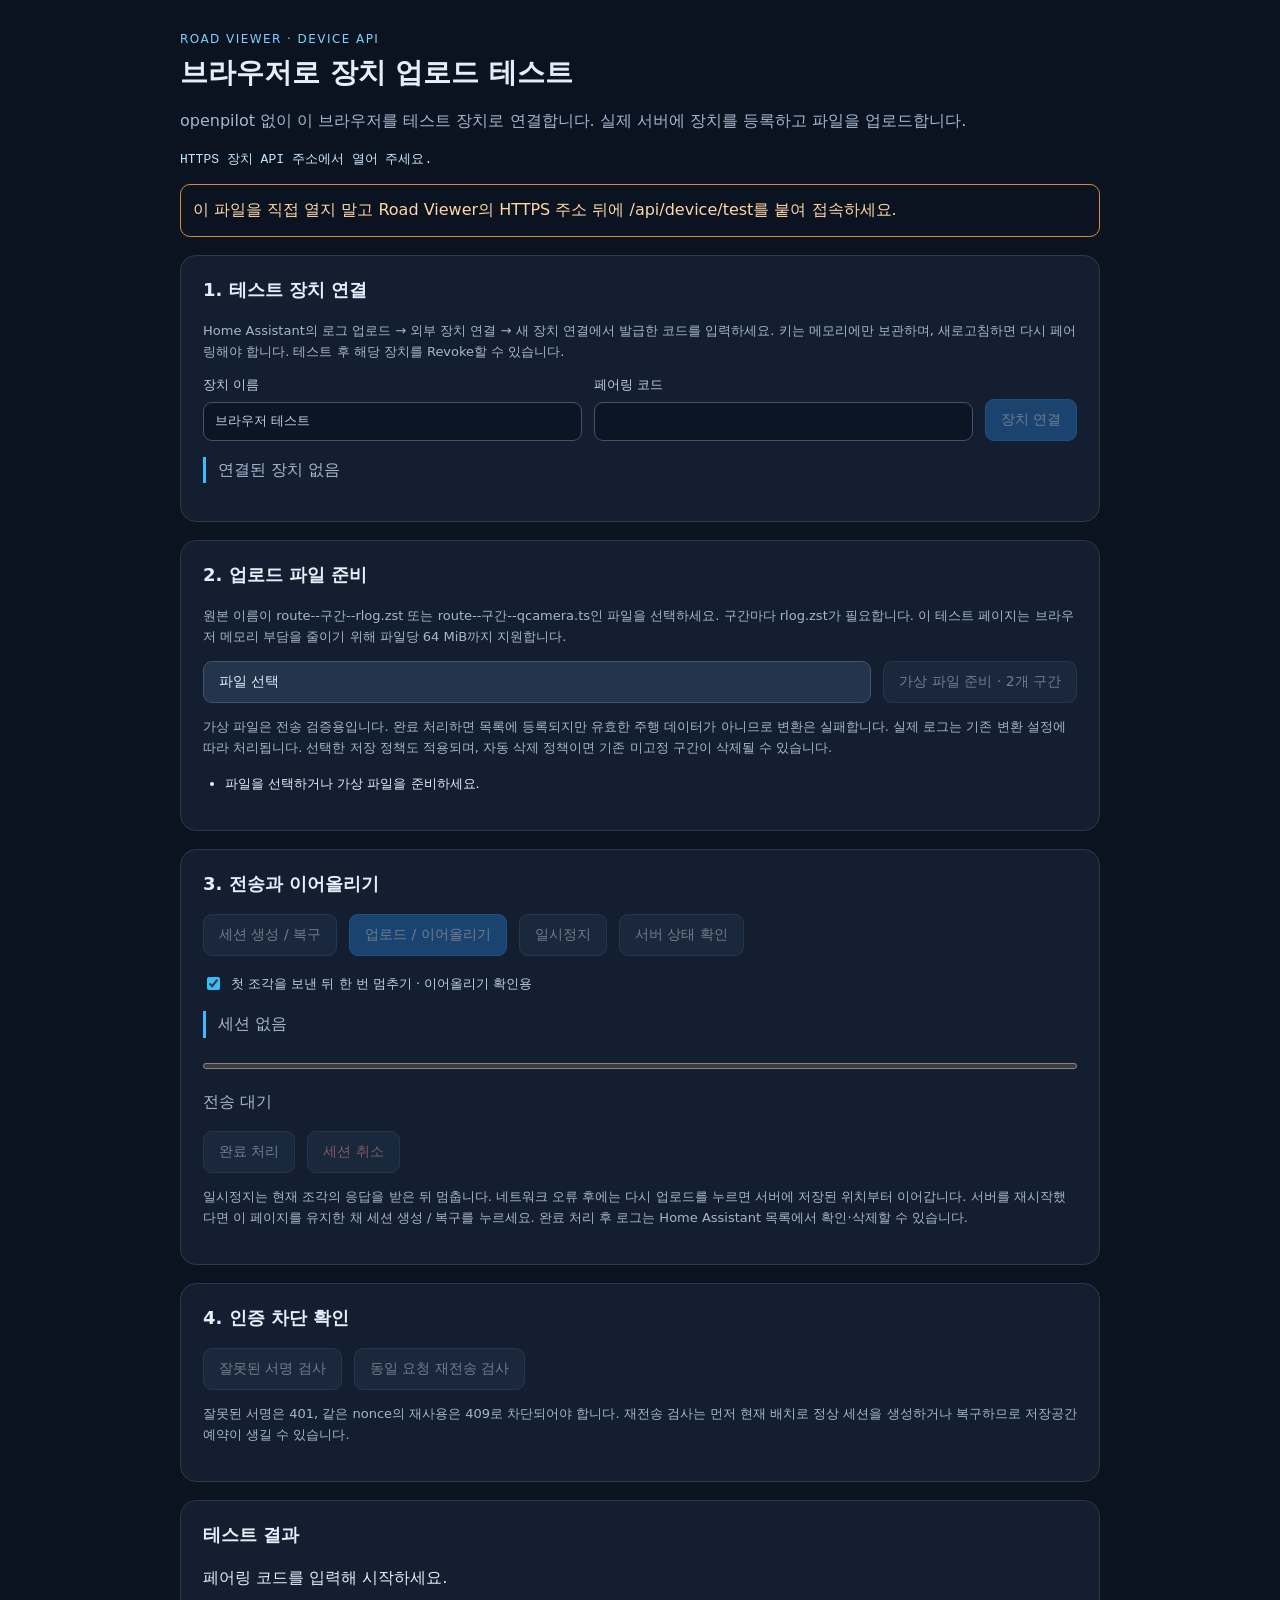
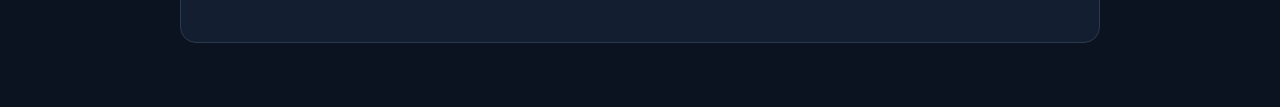
<file: roadviewer/app/web/device-test.html>
<!doctype html>
<html lang="ko"><head><meta charset="utf-8"><meta name="viewport" content="width=device-width,initial-scale=1"><title>Road Viewer · 장치 API 테스트</title>
<style>
:root{color-scheme:dark;font-family:system-ui,-apple-system,sans-serif;background:#0b1220;color:#e5edf7}*{box-sizing:border-box}body{margin:0}main{max-width:960px;margin:auto;padding:32px 20px 64px}h1{font-size:28px;margin:8px 0}h2{font-size:18px;margin:0 0 18px}.eyebrow{letter-spacing:.12em;color:#7dd3fc;font-size:12px}p,small{line-height:1.65;color:#a5b6ce}section{background:#131f31;border:1px solid #29394e;border-radius:16px;padding:22px;margin-top:18px}.row{display:flex;flex-wrap:wrap;gap:12px;align-items:end}.row>label{flex:1;min-width:160px}label{display:block;font-size:13px;color:#bed0e7}input[type=text]{display:block;width:100%;margin-top:8px;padding:11px;border:1px solid #43536b;border-radius:9px;background:#0b1524;color:inherit;font:inherit}button,.file-button{border:1px solid #43536b;border-radius:9px;background:#23344c;color:#e5edf7;padding:11px 15px;font:inherit;font-size:14px;cursor:pointer;display:inline-flex;gap:8px;align-items:center}button:hover:enabled,.file-button:hover{background:#304663}button:focus-visible,input:focus-visible{outline:2px solid #7dd3fc;outline-offset:3px}button:disabled{opacity:.45;cursor:default}.primary{background:#236fbb;border-color:#3b8bd5}.primary:hover:enabled{background:#2d80ce}.danger{color:#fca5a5}.file-button input{position:absolute;width:1px;height:1px;overflow:hidden;clip-path:inset(50%)}.file-button:focus-within{outline:2px solid #7dd3fc}.check{display:flex;align-items:center;gap:8px;margin:18px 0}.check input{accent-color:#38bdf8}code{overflow-wrap:anywhere;color:#c8e6ff}.muted{font-size:13px}.status{border-left:3px solid #38bdf8;padding-left:12px;overflow-wrap:anywhere}#result{color:#e5edf7;min-height:24px}#result[data-error=true]{color:#fda4af}#fileList{max-height:240px;overflow:auto;padding-left:22px;font-size:13px;line-height:1.8;overflow-wrap:anywhere}progress{width:100%;height:12px;accent-color:#38bdf8}#events{padding-left:22px;max-height:240px;overflow:auto;font-size:13px;line-height:1.8;overflow-wrap:anywhere}#origin{display:block;margin-top:12px}#blocked{border:1px solid #d68c36;border-radius:10px;padding:12px;color:#fed7aa}[hidden]{display:none!important}@media(max-width:500px){main{padding:20px 12px}section{padding:18px 14px}.row button{flex-grow:1}.row>label{min-width:100%}h1{font-size:24px}}
</style></head><body><main>
<header><div class="eyebrow">ROAD VIEWER · DEVICE API</div><h1>브라우저로 장치 업로드 테스트</h1><p>openpilot 없이 이 브라우저를 테스트 장치로 연결합니다. 실제 서버에 장치를 등록하고 파일을 업로드합니다.</p><code id="origin"></code><p id="blocked" hidden>이 파일을 직접 열지 말고 Road Viewer의 HTTPS 주소 뒤에 /api/device/test를 붙여 접속하세요.</p></header>
<section><h2>1. 테스트 장치 연결</h2><p class="muted">Home Assistant의 로그 업로드 → 외부 장치 연결 → 새 장치 연결에서 발급한 코드를 입력하세요. 키는 메모리에만 보관하며, 새로고침하면 다시 페어링해야 합니다. 테스트 후 해당 장치를 Revoke할 수 있습니다.</p><div class="row"><label>장치 이름<input id="deviceName" type="text" value="브라우저 테스트" maxlength="80" autocomplete="off"></label><label>페어링 코드<input id="pairCode" type="text" maxlength="24" autocomplete="off" spellcheck="false"></label><button id="pair" class="primary" type="button">장치 연결</button></div><p id="deviceStatus" class="status">연결된 장치 없음</p></section>
<section><h2>2. 업로드 파일 준비</h2><p class="muted">원본 이름이 route--구간--rlog.zst 또는 route--구간--qcamera.ts인 파일을 선택하세요. 구간마다 rlog.zst가 필요합니다. 이 테스트 페이지는 브라우저 메모리 부담을 줄이기 위해 파일당 64 MiB까지 지원합니다.</p><div class="row"><label class="file-button">파일 선택<input id="files" type="file" multiple aria-label="업로드 파일 선택"></label><button id="mock" type="button">가상 파일 준비 · 2개 구간</button></div><p class="muted">가상 파일은 전송 검증용입니다. 완료 처리하면 목록에 등록되지만 유효한 주행 데이터가 아니므로 변환은 실패합니다. 실제 로그는 기존 변환 설정에 따라 처리됩니다. 선택한 저장 정책도 적용되며, 자동 삭제 정책이면 기존 미고정 구간이 삭제될 수 있습니다.</p><ul id="fileList"><li>파일을 선택하거나 가상 파일을 준비하세요.</li></ul></section>
<section><h2>3. 전송과 이어올리기</h2><div class="row"><button id="session" type="button">세션 생성 / 복구</button><button id="upload" class="primary" type="button">업로드 / 이어올리기</button><button id="pause" type="button">일시정지</button><button id="status" type="button">서버 상태 확인</button></div><label class="check"><input id="pauseOnce" type="checkbox" checked>첫 조각을 보낸 뒤 한 번 멈추기 · 이어올리기 확인용</label><p id="sessionStatus" class="status">세션 없음</p><progress id="progress" max="100" value="0" aria-label="업로드 진행률"></progress><p id="progressText">전송 대기</p><div class="row"><button id="finish" type="button">완료 처리</button><button id="cancel" class="danger" type="button">세션 취소</button></div><p class="muted">일시정지는 현재 조각의 응답을 받은 뒤 멈춥니다. 네트워크 오류 후에는 다시 업로드를 누르면 서버에 저장된 위치부터 이어갑니다. 서버를 재시작했다면 이 페이지를 유지한 채 세션 생성 / 복구를 누르세요. 완료 처리 후 로그는 Home Assistant 목록에서 확인·삭제할 수 있습니다.</p></section>
<section><h2>4. 인증 차단 확인</h2><div class="row"><button id="badSignature" type="button">잘못된 서명 검사</button><button id="replay" type="button">동일 요청 재전송 검사</button></div><p class="muted">잘못된 서명은 401, 같은 nonce의 재사용은 409로 차단되어야 합니다. 재전송 검사는 먼저 현재 배치로 정상 세션을 생성하거나 복구하므로 저장공간 예약이 생길 수 있습니다.</p></section>
<section><h2>테스트 결과</h2><p id="result" role="status" aria-live="polite">페어링 코드를 입력해 시작하세요.</p><ol id="events" aria-label="테스트 기록"></ol></section>
</main><script>
'use strict';
const $=id=>document.getElementById(id),encoder=new TextEncoder();
const allowed=location.protocol==='https:'&&location.pathname==='/api/device/test'&&!!globalThis.crypto?.subtle;
let device=null,selected=[],batch=null,session=null,working=false,uploading=false,pauseRequested=false,completed=false;
const hex=bytes=>Array.from(new Uint8Array(bytes),x=>x.toString(16).padStart(2,'0')).join('');
const randomHex=n=>hex(crypto.getRandomValues(new Uint8Array(n)));
const digest=bytes=>crypto.subtle.digest('SHA-256',bytes).then(hex);
const size=n=>`${(n/1048576).toFixed(2)} MiB`;
function report(message,isError=false){$('result').textContent=message;$('result').dataset.error=String(isError);const item=document.createElement('li');item.textContent=`${new Date().toLocaleTimeString()} · ${message}`;$('events').prepend(item);while($('events').children.length>60)$('events').lastElementChild.remove()}
function sync(){
 $('pair').disabled=!allowed||working||!!device;$('pairCode').disabled=!!device||working;$('deviceName').disabled=!!device||working;
 $('files').disabled=!allowed||working||!!session;$('mock').disabled=!allowed||working||!!session;
 for(const id of ['session','badSignature','replay'])$(id).disabled=!allowed||working||!device||!batch||completed;
 for(const id of ['upload','status','finish','cancel'])$(id).disabled=working||!session||completed;
 $('pause').disabled=!uploading||pauseRequested;
}
async function run(fn){if(working)return;working=true;sync();try{await fn()}catch(e){report(e.message,true)}finally{working=false;uploading=false;sync()}}
async function api(path,method='GET',body,headers={}){
 const controller=new AbortController(),timer=setTimeout(()=>controller.abort(),path.endsWith('/finish')?180000:60000);
 try{
  const response=await fetch(path,{method,body,headers,signal:controller.signal,credentials:'omit',cache:'no-store',redirect:'error'});
  let data;try{data=await response.json()}catch{throw Error(`HTTP ${response.status} · JSON 응답이 아닙니다. HTTPS 주소와 프록시 설정을 확인하세요.`)}
  if(!response.ok){const code=/^[a-z_]+$/.test(data.error||'')?data.error:'request_failed';const e=Error(`HTTP ${response.status} · ${code}`);e.status=response.status;e.code=code;throw e}
  return data;
 }catch(e){if(e.name==='AbortError')throw Error('응답 시간이 초과했습니다. 서버 상태 확인 또는 세션 복구 후 재시도하세요.');if(e instanceof TypeError)throw Error('연결하지 못했습니다. 인증서·네트워크·서버 상태를 확인하세요.');throw e}finally{clearTimeout(timer)}
}
function token(){return {Authorization:`Bearer ${session.token}`}}
function progress(files){const total=files.reduce((n,f)=>n+f.size,0),received=files.reduce((n,f)=>n+f.received,0);$('progress').value=total?received/total*100:0;$('progressText').textContent=`${size(received)} / ${size(total)} · ${total?Math.floor(received/total*100):0}%`}
function acceptSession(result){
 if(result.state==='completed'){completed=true;reportResult(result.result);return}
 if(!result.id||!result.token||!Array.isArray(result.files))throw Error('올바른 세션 응답이 아닙니다.');
 session=result;progress(result.files);$('sessionStatus').textContent=`세션 ${result.id} · 만료 ${new Date(result.expires_at*1000).toLocaleTimeString()}`;
}
function reportResult(result){report(`완료 · 신규 ${result.logs?.length||0}개 · 영상 추가 ${result.updated?.length||0}개 · 중복 ${result.duplicates?.length||0}개. Home Assistant 목록에서 확인하세요.`);$('sessionStatus').textContent='등록 완료 · 새 배치는 페이지를 새로고침하고 다시 연결하세요.'}
async function signedRequest(){
 const body=JSON.stringify(batch),timestamp=String(Math.floor(Date.now()/1000)),nonce=randomHex(18);
 const canonical=['RV1',device.id,timestamp,nonce,'POST','/api/device/uploads',await digest(encoder.encode(body))].join('\n');
 const signature=hex(await crypto.subtle.sign('HMAC',device.key,encoder.encode(canonical)));
 return {body,headers:{'Content-Type':'application/json','X-RV-Device':device.id,'X-RV-Timestamp':timestamp,'X-RV-Nonce':nonce,'X-RV-Signature':signature}};
}
async function createSession(){const r=await signedRequest();acceptSession(await api('/api/device/uploads','POST',r.body,r.headers));if(!completed)report('서명 인증 성공 · 세션 준비 완료')}
$('pair').onclick=()=>run(async()=>{
 const code=$('pairCode').value.trim().toUpperCase(),name=$('deviceName').value.trim();if(!/^[A-F0-9]{24}$/.test(code)||!name)throw Error('장치 이름과 24자리 페어링 코드를 입력하세요.');
 const result=await api('/api/device/pair','POST',JSON.stringify({code,metadata:{name}}),{'Content-Type':'application/json'});
 const key=await crypto.subtle.importKey('raw',encoder.encode(result.device_secret),{name:'HMAC',hash:'SHA-256'},false,['sign']);
 device={id:result.device_id,key};$('pairCode').value='';$('deviceStatus').textContent=`연결됨 · ${name} · ${device.id}`;report('페어링 성공 · 서명 키는 현재 페이지 메모리에만 보관합니다.');
});
async function prepare(files){
 if(!files.length)return;batch=null;selected=[];$('fileList').replaceChildren();$('progress').value=0;if(files.length>100)throw Error('파일은 최대 100개까지 선택할 수 있습니다.');
 const groups=new Map(),ordered=[];
 for(const file of files){
  const match=/^((?:[a-fA-F0-9]{8}--[a-fA-F0-9]{10}|\d{4}-\d{2}-\d{2}--\d{2}-\d{2}-\d{2}))--(\d+)--(rlog\.zst|qcamera\.ts)$/.exec(file.name);
  if(!match||Number(match[2])>999999)throw Error('지원하는 원본 파일명을 선택하세요: route--구간--rlog.zst / qcamera.ts');
  if(!file.size||file.size>64*1048576)throw Error('이 페이지에서는 비어 있지 않은 64 MiB 이하 파일만 선택할 수 있습니다.');
  const route=match[1],segment=Number(match[2]),kind=match[3],key=`${route}--${segment}`;
  if(!groups.has(key))groups.set(key,{route,segment,files:[],sources:[]});const group=groups.get(key);
  if(group.files.some(f=>f.kind===kind))throw Error('같은 구간의 파일 종류가 중복됩니다.');
  $('progressText').textContent=`체크섬 계산 중 · ${file.name}`;
  group.files.push({kind,size:file.size,sha256:await digest(await file.arrayBuffer())});group.sources.push(file);
 }
 if(groups.size>50||[...groups.values()].some(g=>!g.files.some(f=>f.kind==='rlog.zst')))throw Error('각 구간에는 rlog.zst가 필요하며 최대 50개 구간까지 가능합니다.');
 const segments=[...groups.values()].map(({sources,...group})=>{ordered.push(...sources);return group});
 batch={batch_id:randomHex(16),segments};selected=ordered;completed=false;
 $('fileList').replaceChildren(...selected.map(f=>{const li=document.createElement('li');li.textContent=`${f.name} · ${size(f.size)}`;return li}));progress(selected.map(f=>({size:f.size,received:0})));report(`${segments.length}개 구간 · ${selected.length}개 파일 준비 완료`);
}
$('files').onchange=()=>run(()=>prepare(Array.from($('files').files)));
$('mock').onclick=()=>run(async()=>{
 const route=`${randomHex(4)}--${randomHex(5)}`,files=[];
 for(let i=0;i<2;i++)for(const [kind,length] of [['rlog.zst',64*1024],['qcamera.ts',512*1024]]){
  const bytes=new Uint8Array(length);for(let start=0;start<length;start+=65536)crypto.getRandomValues(bytes.subarray(start,Math.min(length,start+65536)));
  files.push(new File([bytes],`${route}--${i}--${kind}`));
 }
 await prepare(files);$('files').value='';
});
$('session').onclick=()=>run(createSession);
async function getStatus(){const result=await api(`/api/device/uploads/${session.id}`,'GET',undefined,token());if(result.state==='completed'){completed=true;reportResult(result.result)}else{session.files=result.files;progress(result.files)}return result}
$('status').onclick=()=>run(async()=>{await getStatus();if(!completed)report('서버에 저장된 전송 위치를 확인했습니다.')});
$('pause').onclick=()=>{pauseRequested=true;sync();report('현재 조각의 응답을 받은 뒤 멈춥니다.')};
$('upload').onclick=()=>run(async()=>{
 pauseRequested=false;uploading=true;sync();await getStatus();if(completed)return;
 for(const entry of session.files){
  const file=selected[entry.index];if(!file||file.size!==entry.size)throw Error('선택한 파일과 세션이 일치하지 않습니다.');
  while(entry.received<entry.size){
   if(pauseRequested){report('일시정지했습니다. 업로드 / 이어올리기로 계속할 수 있습니다.');return}
   const offset=entry.received,end=Math.min(offset+session.chunk_size,entry.size);
   const result=await api(`/api/device/uploads/${session.id}/files/${entry.index}?offset=${offset}`,'PUT',file.slice(offset,end),{...token(),'Content-Type':'application/octet-stream'});
   if(result.received!==end)throw Error('서버 전송 위치가 예상과 다릅니다. 상태를 다시 확인하세요.');
   entry.received=result.received;progress(session.files);
   if($('pauseOnce').checked){$('pauseOnce').checked=false;report('첫 조각 전송 후 멈췄습니다. 업로드 / 이어올리기를 눌러 재개하세요.');return}
  }
 }
 report('모든 파일을 전송했습니다. 완료 처리를 눌러 로그를 등록하세요.');
});
$('finish').onclick=()=>run(async()=>{const result=await api(`/api/device/uploads/${session.id}/finish`,'POST',undefined,token());completed=true;reportResult(result)});
$('cancel').onclick=()=>run(async()=>{const result=await api(`/api/device/uploads/${session.id}`,'DELETE',undefined,token());if(result.state==='completed'){completed=true;reportResult(result.result);return}session=null;$('sessionStatus').textContent='세션 취소됨';$('progress').value=0;report('세션 취소 · 임시 파일과 용량 예약을 해제했습니다.')});
$('badSignature').onclick=()=>run(async()=>{const r=await signedRequest();r.headers['X-RV-Signature']='0'.repeat(64);try{await api('/api/device/uploads','POST',r.body,r.headers)}catch(e){if(e.status===401&&e.code==='invalid_signature'){report('검사 통과 · 잘못된 서명 차단 (401)');return}throw e}throw Error('검사 실패 · 잘못된 서명이 허용되었습니다.')});
$('replay').onclick=()=>run(async()=>{const r=await signedRequest();acceptSession(await api('/api/device/uploads','POST',r.body,r.headers));try{await api('/api/device/uploads','POST',r.body,r.headers)}catch(e){if(e.status===409&&e.code==='nonce_replayed'){report('검사 통과 · 동일 nonce 재전송 차단 (409)');return}throw e}throw Error('검사 실패 · nonce 재사용이 허용되었습니다.')});
$('origin').textContent=allowed?`${location.origin}/api/device/`:'HTTPS 장치 API 주소에서 열어 주세요.';$('blocked').hidden=allowed;sync();
</script></body></html>
</file>
